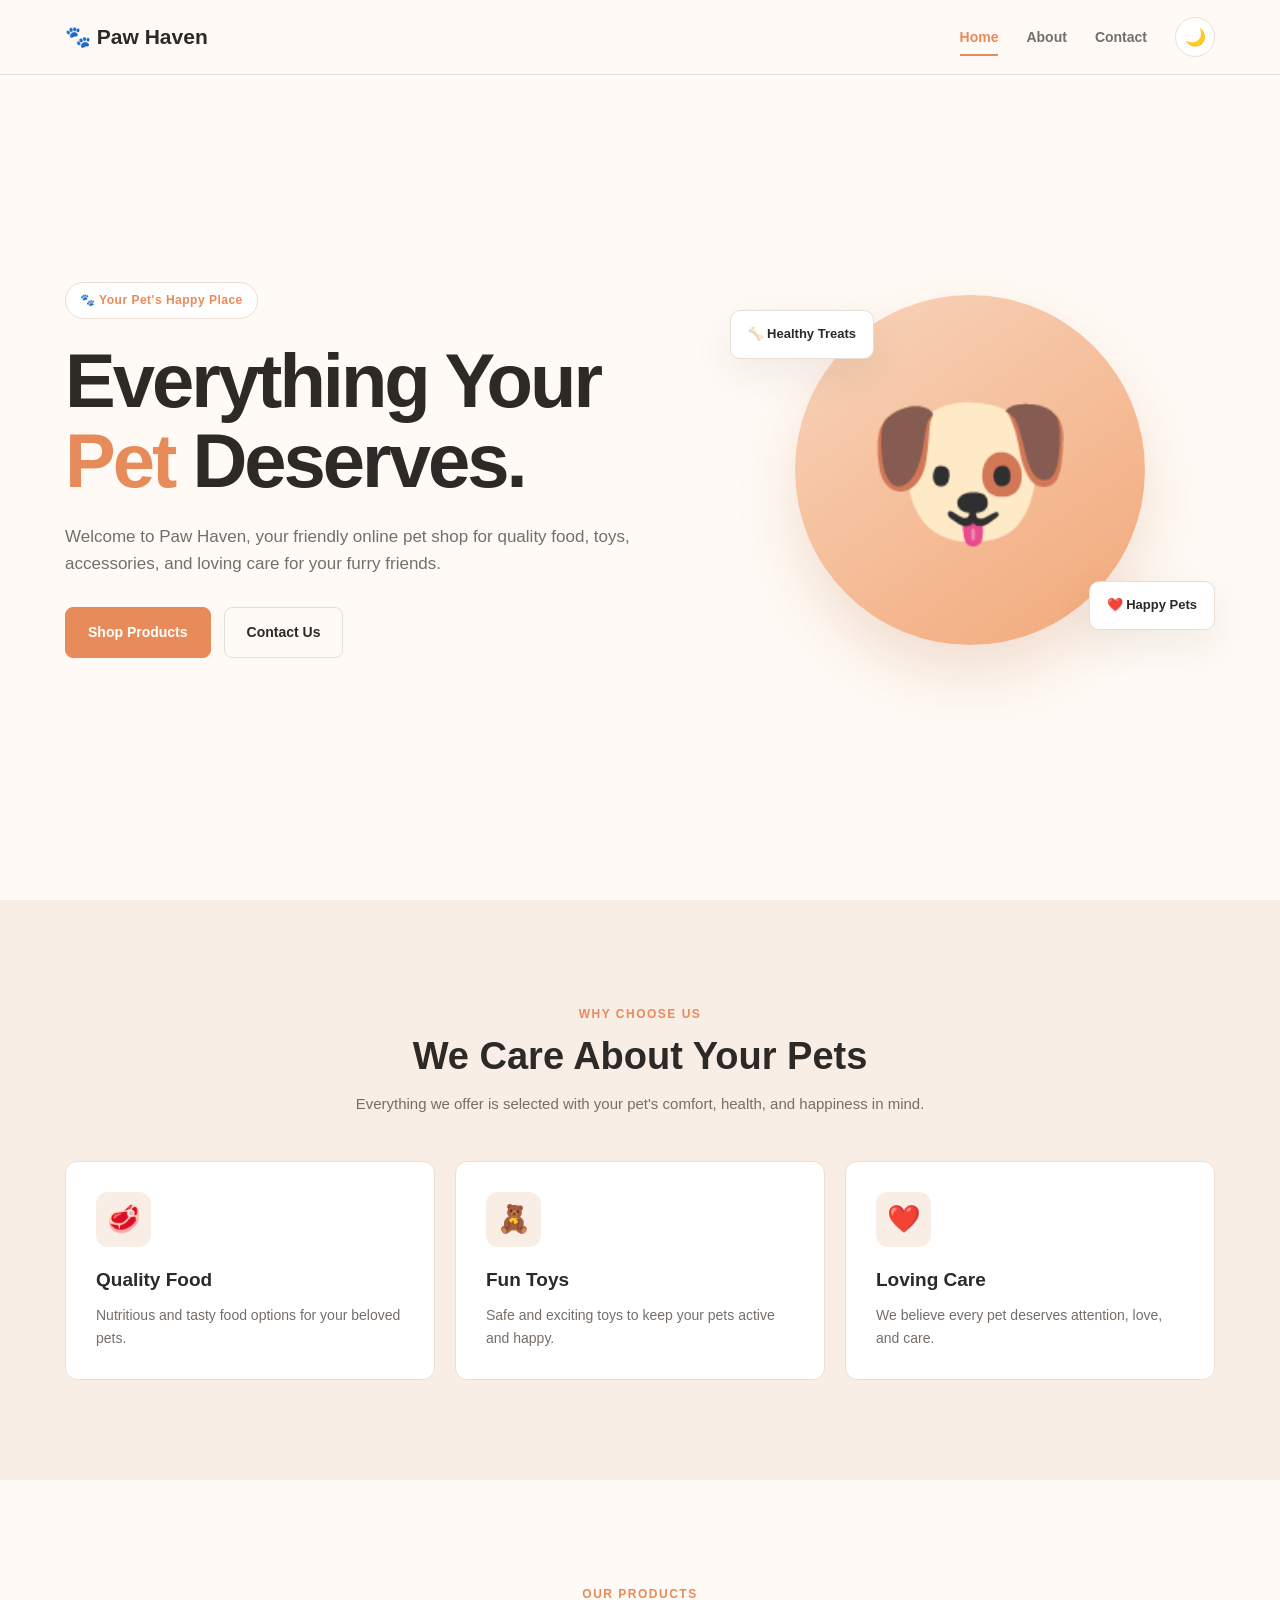
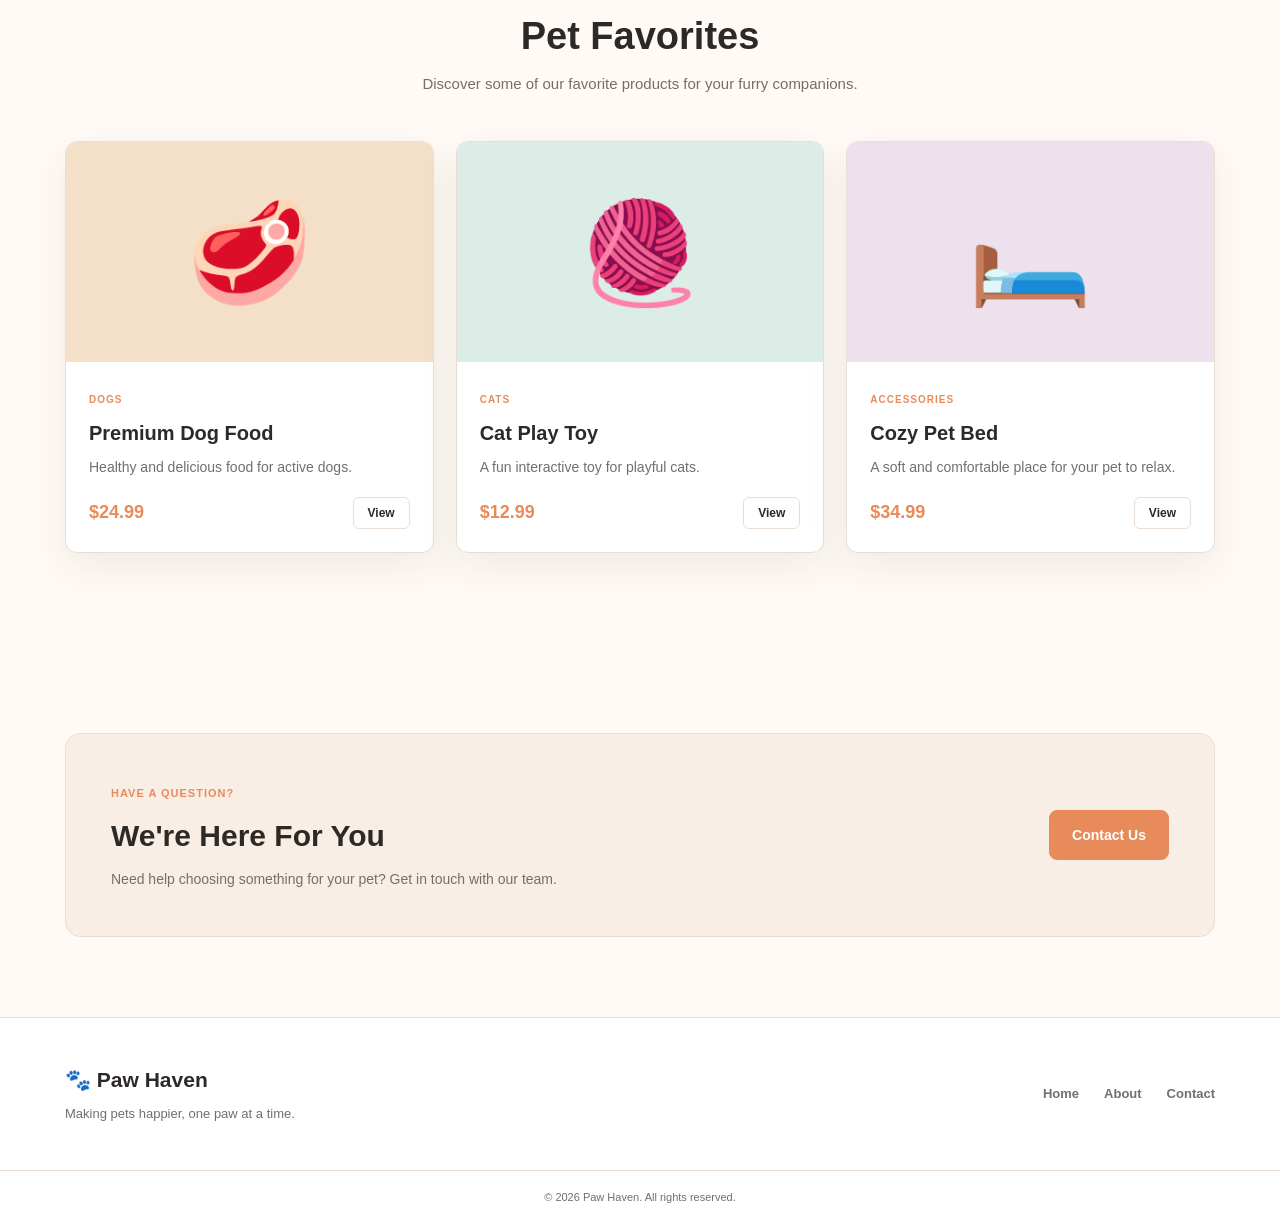
<file: index.html>
<!DOCTYPE html>
<html lang="en">
<head>
    <meta charset="UTF-8">

    <meta
        name="viewport"
        content="width=device-width, initial-scale=1.0"
    >

    <title>Paw Haven | Pet Shop</title>

    <link rel="stylesheet" href="style.css">
</head>

<body>

    <!-- =========================
         NAVBAR
    ========================== -->

    <header class="navbar">

        <div class="nav-container">

            <a href="index.html" class="logo">
                🐾 Paw Haven
            </a>

            <button
                class="menu-btn"
                id="menuBtn"
                aria-label="Open navigation menu"
            >
                ☰
            </button>

            <nav class="nav-links" id="navLinks">

                <a href="index.html" class="active">
                    Home
                </a>

                <a href="about.html">
                    About
                </a>

                <a href="contact.html">
                    Contact
                </a>

                <button
                    class="theme-btn"
                    id="themeBtn"
                    aria-label="Toggle dark mode"
                >
                    🌙
                </button>

            </nav>

        </div>

    </header>


    <!-- =========================
         HERO
    ========================== -->

    <main>

        <section class="hero">

            <div class="container hero-grid">

                <div class="hero-content">

                    <span class="hero-tag">
                        🐾 Your Pet's Happy Place
                    </span>

                    <h1>
                        Everything Your
                        <span>Pet</span> Deserves.
                    </h1>

                    <p>
                        Welcome to Paw Haven, your friendly online
                        pet shop for quality food, toys, accessories,
                        and loving care for your furry friends.
                    </p>

                    <div class="hero-buttons">

                        <a
                            href="#products"
                            class="btn btn-primary"
                        >
                            Shop Products
                        </a>

                        <a
                            href="contact.html"
                            class="btn btn-outline"
                        >
                            Contact Us
                        </a>

                    </div>

                </div>


                <div class="hero-pet">

                    <div class="pet-circle">
                        🐶
                    </div>

                    <div class="floating-card card-one">
                        🦴 Healthy Treats
                    </div>

                    <div class="floating-card card-two">
                        ❤️ Happy Pets
                    </div>

                </div>

            </div>

        </section>


        <!-- =========================
             FEATURES
        ========================== -->

        <section class="features">

            <div class="container">

                <div class="section-heading">

                    <span>
                        WHY CHOOSE US
                    </span>

                    <h2>
                        We Care About Your Pets
                    </h2>

                    <p>
                        Everything we offer is selected with your
                        pet's comfort, health, and happiness in mind.
                    </p>

                </div>


                <div class="feature-grid">

                    <div class="feature-card">

                        <div class="feature-icon">
                            🥩
                        </div>

                        <h3>
                            Quality Food
                        </h3>

                        <p>
                            Nutritious and tasty food options
                            for your beloved pets.
                        </p>

                    </div>


                    <div class="feature-card">

                        <div class="feature-icon">
                            🧸
                        </div>

                        <h3>
                            Fun Toys
                        </h3>

                        <p>
                            Safe and exciting toys to keep
                            your pets active and happy.
                        </p>

                    </div>


                    <div class="feature-card">

                        <div class="feature-icon">
                            ❤️
                        </div>

                        <h3>
                            Loving Care
                        </h3>

                        <p>
                            We believe every pet deserves
                            attention, love, and care.
                        </p>

                    </div>

                </div>

            </div>

        </section>


        <!-- =========================
             PRODUCTS
        ========================== -->

        <section class="products" id="products">

            <div class="container">

                <div class="section-heading">

                    <span>
                        OUR PRODUCTS
                    </span>

                    <h2>
                        Pet Favorites
                    </h2>

                    <p>
                        Discover some of our favorite products
                        for your furry companions.
                    </p>

                </div>


                <div class="product-grid">

                    <article class="product-card">

                        <div class="product-image dog-food">
                            🥩
                        </div>

                        <div class="product-info">

                            <span class="product-category">
                                DOGS
                            </span>

                            <h3>
                                Premium Dog Food
                            </h3>

                            <p>
                                Healthy and delicious food
                                for active dogs.
                            </p>

                            <div class="product-bottom">

                                <strong>
                                    $24.99
                                </strong>

                                <button class="small-btn">
                                    View
                                </button>

                            </div>

                        </div>

                    </article>


                    <article class="product-card">

                        <div class="product-image cat-toy">
                            🧶
                        </div>

                        <div class="product-info">

                            <span class="product-category">
                                CATS
                            </span>

                            <h3>
                                Cat Play Toy
                            </h3>

                            <p>
                                A fun interactive toy for
                                playful cats.
                            </p>

                            <div class="product-bottom">

                                <strong>
                                    $12.99
                                </strong>

                                <button class="small-btn">
                                    View
                                </button>

                            </div>

                        </div>

                    </article>


                    <article class="product-card">

                        <div class="product-image pet-bed">
                            🛏️
                        </div>

                        <div class="product-info">

                            <span class="product-category">
                                ACCESSORIES
                            </span>

                            <h3>
                                Cozy Pet Bed
                            </h3>

                            <p>
                                A soft and comfortable place
                                for your pet to relax.
                            </p>

                            <div class="product-bottom">

                                <strong>
                                    $34.99
                                </strong>

                                <button class="small-btn">
                                    View
                                </button>

                            </div>

                        </div>

                    </article>

                </div>

            </div>

        </section>


        <!-- =========================
             CTA
        ========================== -->

        <section class="home-cta">

            <div class="container cta-box">

                <div>

                    <span>
                        HAVE A QUESTION?
                    </span>

                    <h2>
                        We're Here For You
                    </h2>

                    <p>
                        Need help choosing something for your pet?
                        Get in touch with our team.
                    </p>

                </div>

                <a
                    href="contact.html"
                    class="btn btn-primary"
                >
                    Contact Us
                </a>

            </div>

        </section>

    </main>


    <!-- =========================
         FOOTER
    ========================== -->

    <footer>

        <div class="container footer-content">

            <div>

                <a href="index.html" class="logo">
                    🐾 Paw Haven
                </a>

                <p>
                    Making pets happier, one paw at a time.
                </p>

            </div>


            <div class="footer-links">

                <a href="index.html">
                    Home
                </a>

                <a href="about.html">
                    About
                </a>

                <a href="contact.html">
                    Contact
                </a>

            </div>

        </div>


        <div class="footer-bottom">

            <p>
                © 2026 Paw Haven. All rights reserved.
            </p>

        </div>

    </footer>


    <!-- Back to top -->

    <button
        id="backToTop"
        aria-label="Back to top"
    >
        ↑
    </button>


    <script src="script.js"></script>

</body>
</html>
</file>
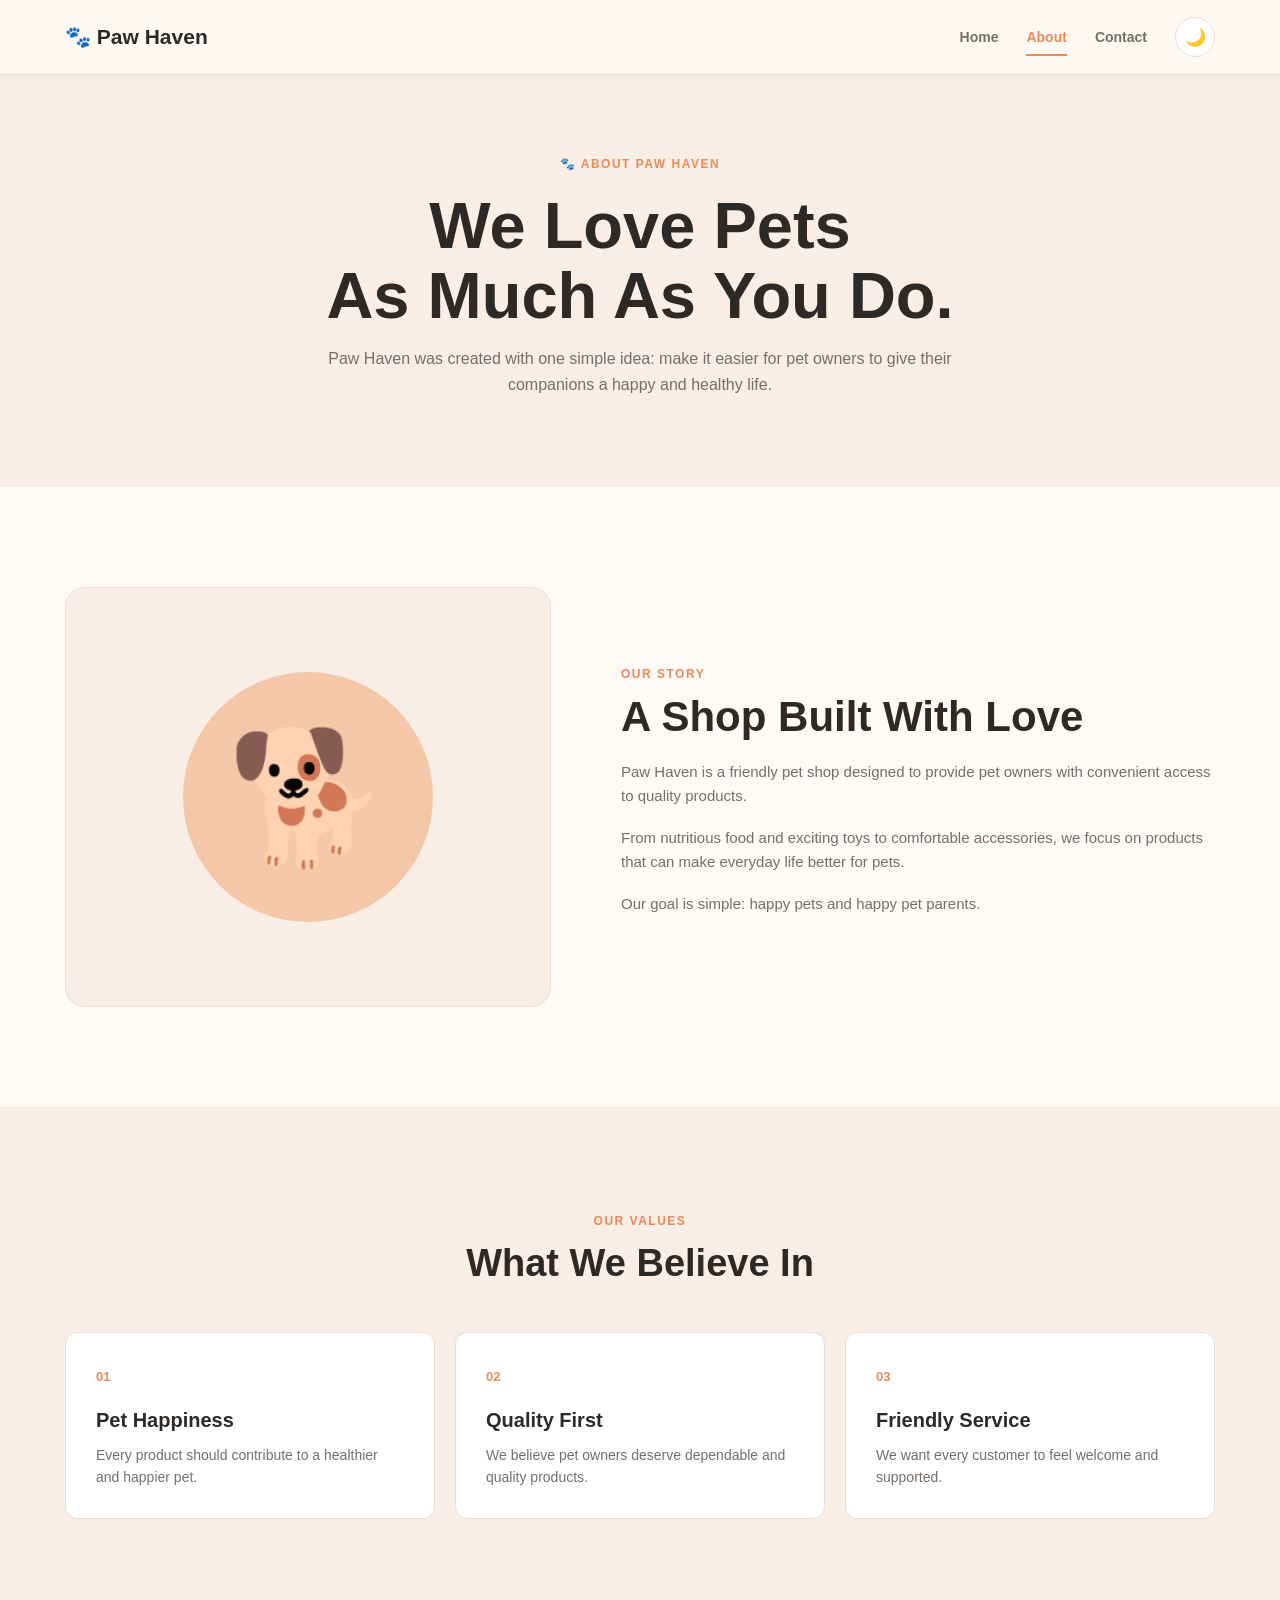
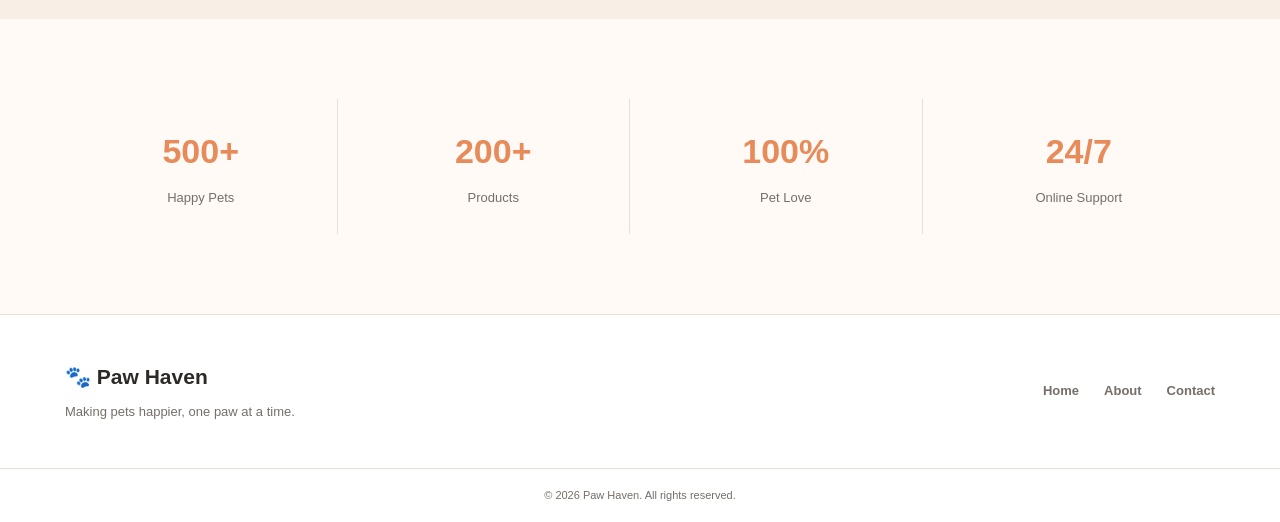
<file: about.html>
<!DOCTYPE html>
<html lang="en">
<head>

    <meta charset="UTF-8">

    <meta
        name="viewport"
        content="width=device-width, initial-scale=1.0"
    >

    <title>About Us | Paw Haven</title>

    <link rel="stylesheet" href="style.css">

</head>

<body>


    <!-- =========================
         NAVBAR
    ========================== -->

    <header class="navbar">

        <div class="nav-container">

            <a href="index.html" class="logo">
                🐾 Paw Haven
            </a>

            <button
                class="menu-btn"
                id="menuBtn"
                aria-label="Open navigation menu"
            >
                ☰
            </button>

            <nav class="nav-links" id="navLinks">

                <a href="index.html">
                    Home
                </a>

                <a href="about.html" class="active">
                    About
                </a>

                <a href="contact.html">
                    Contact
                </a>

                <button
                    class="theme-btn"
                    id="themeBtn"
                    aria-label="Toggle dark mode"
                >
                    🌙
                </button>

            </nav>

        </div>

    </header>


    <!-- =========================
         PAGE HERO
    ========================== -->

    <main>

        <section class="page-hero">

            <div class="container">

                <span>
                    🐾 ABOUT PAW HAVEN
                </span>

                <h1>
                    We Love Pets
                    <br>
                    As Much As You Do.
                </h1>

                <p>
                    Paw Haven was created with one simple idea:
                    make it easier for pet owners to give their
                    companions a happy and healthy life.
                </p>

            </div>

        </section>


        <!-- =========================
             STORY
        ========================== -->

        <section class="about-section">

            <div class="container about-grid">

                <div class="about-visual">

                    <div class="about-pet">
                        🐕
                    </div>

                </div>


                <div class="about-content">

                    <span class="section-label">
                        OUR STORY
                    </span>

                    <h2>
                        A Shop Built
                        With Love
                    </h2>

                    <p>
                        Paw Haven is a friendly pet shop designed
                        to provide pet owners with convenient access
                        to quality products.
                    </p>

                    <p>
                        From nutritious food and exciting toys to
                        comfortable accessories, we focus on products
                        that can make everyday life better for pets.
                    </p>

                    <p>
                        Our goal is simple: happy pets and happy
                        pet parents.
                    </p>

                </div>

            </div>

        </section>


        <!-- =========================
             VALUES
        ========================== -->

        <section class="values">

            <div class="container">

                <div class="section-heading">

                    <span>
                        OUR VALUES
                    </span>

                    <h2>
                        What We Believe In
                    </h2>

                </div>


                <div class="values-grid">

                    <div class="value-card">

                        <span>
                            01
                        </span>

                        <h3>
                            Pet Happiness
                        </h3>

                        <p>
                            Every product should contribute
                            to a healthier and happier pet.
                        </p>

                    </div>


                    <div class="value-card">

                        <span>
                            02
                        </span>

                        <h3>
                            Quality First
                        </h3>

                        <p>
                            We believe pet owners deserve
                            dependable and quality products.
                        </p>

                    </div>


                    <div class="value-card">

                        <span>
                            03
                        </span>

                        <h3>
                            Friendly Service
                        </h3>

                        <p>
                            We want every customer to feel
                            welcome and supported.
                        </p>

                    </div>

                </div>

            </div>

        </section>


        <!-- =========================
             STATS
        ========================== -->

        <section class="stats">

            <div class="container stats-grid-large">

                <div class="large-stat">

                    <strong>
                        500+
                    </strong>

                    <span>
                        Happy Pets
                    </span>

                </div>


                <div class="large-stat">

                    <strong>
                        200+
                    </strong>

                    <span>
                        Products
                    </span>

                </div>


                <div class="large-stat">

                    <strong>
                        100%
                    </strong>

                    <span>
                        Pet Love
                    </span>

                </div>


                <div class="large-stat">

                    <strong>
                        24/7
                    </strong>

                    <span>
                        Online Support
                    </span>

                </div>

            </div>

        </section>

    </main>


    <!-- =========================
         FOOTER
    ========================== -->

    <footer>

        <div class="container footer-content">

            <div>

                <a href="index.html" class="logo">
                    🐾 Paw Haven
                </a>

                <p>
                    Making pets happier, one paw at a time.
                </p>

            </div>


            <div class="footer-links">

                <a href="index.html">
                    Home
                </a>

                <a href="about.html">
                    About
                </a>

                <a href="contact.html">
                    Contact
                </a>

            </div>

        </div>


        <div class="footer-bottom">

            <p>
                © 2026 Paw Haven. All rights reserved.
            </p>

        </div>

    </footer>


    <button
        id="backToTop"
        aria-label="Back to top"
    >
        ↑
    </button>


    <script src="script.js"></script>

</body>
</html>
</file>
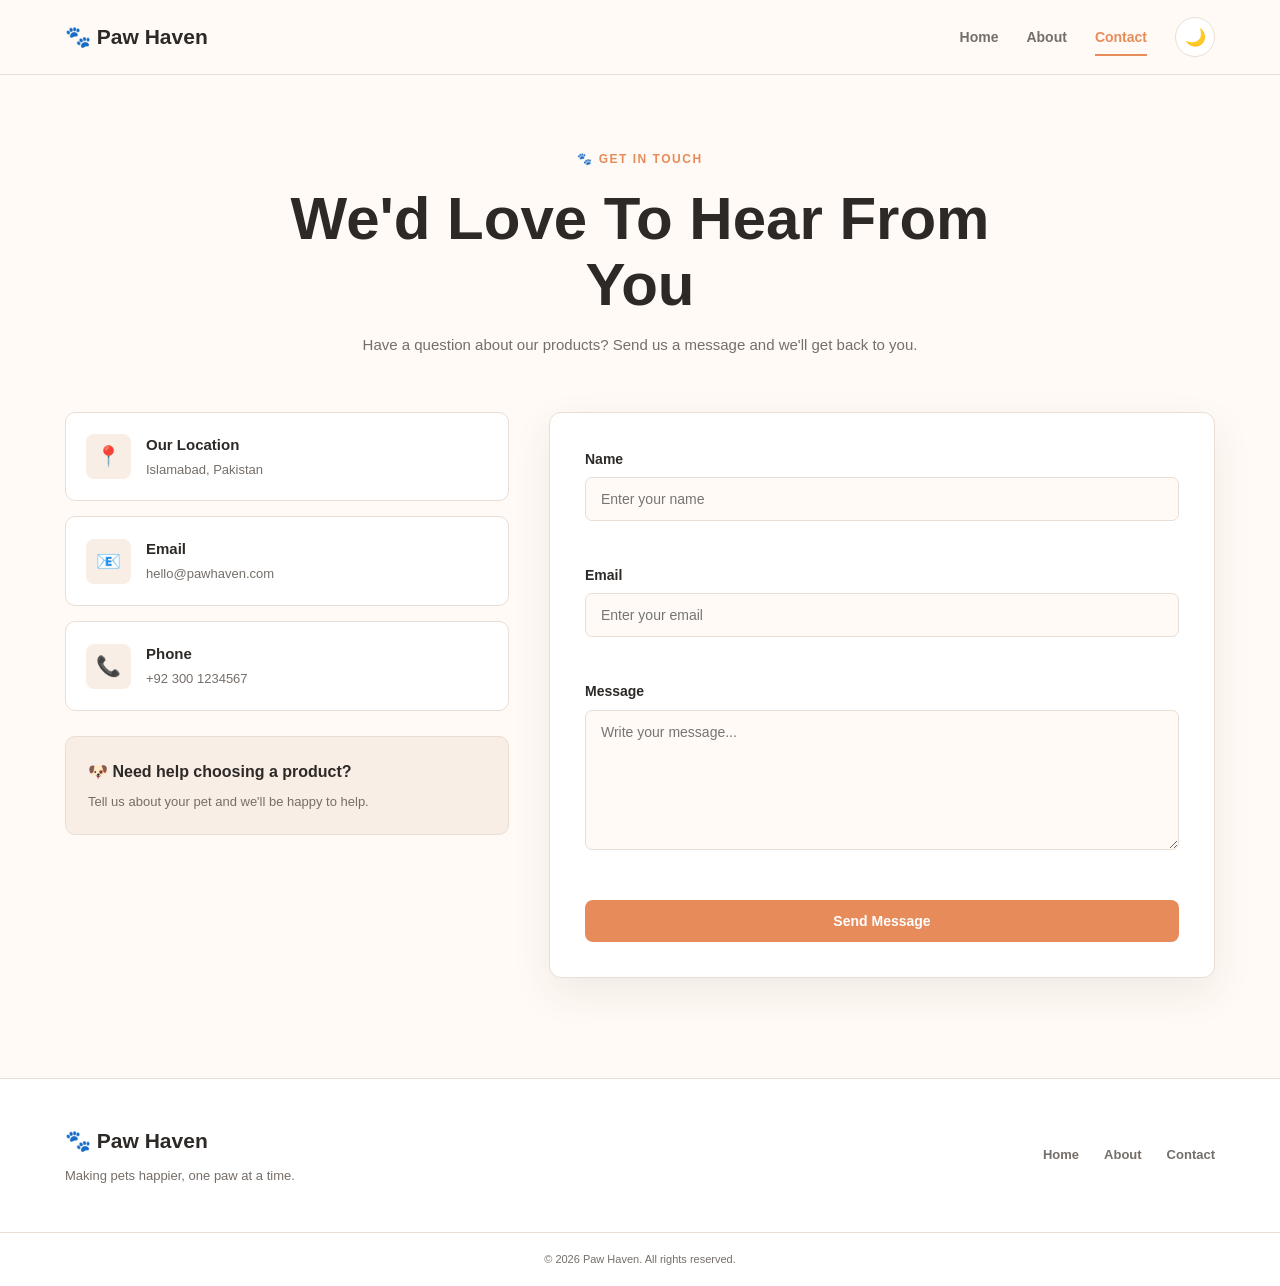
<file: contact.html>
<!DOCTYPE html>
<html lang="en">
<head>

    <meta charset="UTF-8">

    <meta
        name="viewport"
        content="width=device-width, initial-scale=1.0"
    >

    <title>Contact Us | Paw Haven</title>

    <link rel="stylesheet" href="style.css">

</head>

<body>


    <!-- =========================
         NAVBAR
    ========================== -->

    <header class="navbar">

        <div class="nav-container">

            <a href="index.html" class="logo">
                🐾 Paw Haven
            </a>

            <button
                class="menu-btn"
                id="menuBtn"
                aria-label="Open navigation menu"
            >
                ☰
            </button>

            <nav class="nav-links" id="navLinks">

                <a href="index.html">
                    Home
                </a>

                <a href="about.html">
                    About
                </a>

                <a href="contact.html" class="active">
                    Contact
                </a>

                <button
                    class="theme-btn"
                    id="themeBtn"
                    aria-label="Toggle dark mode"
                >
                    🌙
                </button>

            </nav>

        </div>

    </header>


    <!-- =========================
         CONTACT PAGE
    ========================== -->

    <main>

        <section class="contact-page">

            <div class="container">

                <div class="page-heading">

                    <span>
                        🐾 GET IN TOUCH
                    </span>

                    <h1>
                        We'd Love To
                        Hear From You
                    </h1>

                    <p>
                        Have a question about our products?
                        Send us a message and we'll get back to you.
                    </p>

                </div>


                <div class="contact-grid">


                    <!-- CONTACT INFORMATION -->

                    <div class="contact-info">

                        <div class="contact-info-card">

                            <div class="contact-icon">
                                📍
                            </div>

                            <div>

                                <h3>
                                    Our Location
                                </h3>

                                <p>
                                    Islamabad, Pakistan
                                </p>

                            </div>

                        </div>


                        <div class="contact-info-card">

                            <div class="contact-icon">
                                📧
                            </div>

                            <div>

                                <h3>
                                    Email
                                </h3>

                                <p>
                                    hello@pawhaven.com
                                </p>

                            </div>

                        </div>


                        <div class="contact-info-card">

                            <div class="contact-icon">
                                📞
                            </div>

                            <div>

                                <h3>
                                    Phone
                                </h3>

                                <p>
                                    +92 300 1234567
                                </p>

                            </div>

                        </div>


                        <div class="contact-note">

                            <strong>
                                🐶 Need help choosing a product?
                            </strong>

                            <p>
                                Tell us about your pet and we'll
                                be happy to help.
                            </p>

                        </div>

                    </div>


                    <!-- CONTACT FORM -->

                    <div class="form-container">

                        <form id="contactForm" novalidate>


                            <!-- NAME -->

                            <div class="form-group">

                                <label for="name">
                                    Name
                                </label>

                                <input
                                    type="text"
                                    id="name"
                                    name="name"
                                    placeholder="Enter your name"
                                >

                                <small
                                    class="error-message"
                                    id="nameError"
                                ></small>

                            </div>


                            <!-- EMAIL -->

                            <div class="form-group">

                                <label for="email">
                                    Email
                                </label>

                                <input
                                    type="email"
                                    id="email"
                                    name="email"
                                    placeholder="Enter your email"
                                >

                                <small
                                    class="error-message"
                                    id="emailError"
                                ></small>

                            </div>


                            <!-- MESSAGE -->

                            <div class="form-group">

                                <label for="message">
                                    Message
                                </label>

                                <textarea
                                    id="message"
                                    name="message"
                                    rows="6"
                                    placeholder="Write your message..."
                                ></textarea>

                                <small
                                    class="error-message"
                                    id="messageError"
                                ></small>

                            </div>


                            <!-- SUCCESS -->

                            <div
                                class="success-message"
                                id="successMessage"
                            >
                                ✓ Your message has been sent
                                successfully!
                            </div>


                            <button
                                type="submit"
                                class="btn btn-primary submit-btn"
                            >
                                Send Message
                            </button>

                        </form>

                    </div>

                </div>

            </div>

        </section>

    </main>


    <!-- =========================
         FOOTER
    ========================== -->

    <footer>

        <div class="container footer-content">

            <div>

                <a href="index.html" class="logo">
                    🐾 Paw Haven
                </a>

                <p>
                    Making pets happier, one paw at a time.
                </p>

            </div>


            <div class="footer-links">

                <a href="index.html">
                    Home
                </a>

                <a href="about.html">
                    About
                </a>

                <a href="contact.html">
                    Contact
                </a>

            </div>

        </div>


        <div class="footer-bottom">

            <p>
                © 2026 Paw Haven. All rights reserved.
            </p>

        </div>

    </footer>


    <button
        id="backToTop"
        aria-label="Back to top"
    >
        ↑
    </button>


    <script src="script.js"></script>

</body>
</html>
</file>
<file: style.css>
/* =========================================
   PAW HAVEN PET SHOP
   COMPLETE STYLESHEET
========================================= */


/* =========================================
   VARIABLES
========================================= */

:root {

    --primary: #e88b5b;
    --primary-dark: #d96f3d;

    --secondary: #75a99a;

    --background: #fffaf5;
    --surface: #ffffff;
    --surface-soft: #f8eee5;

    --text: #2d2926;
    --text-light: #756e69;

    --border: #eaded4;

    --success: #4f9d75;
    --error: #d9534f;

    --shadow:
        0 15px 40px rgba(70, 45, 30, 0.08);

    --max-width: 1150px;
}


/* =========================================
   DARK MODE VARIABLES
========================================= */

body.dark-mode {

    --background: #17191a;
    --surface: #222526;
    --surface-soft: #292d2d;

    --text: #f4eee8;
    --text-light: #b7b0aa;

    --border: #3a3e3e;

    --shadow:
        0 15px 40px rgba(0, 0, 0, 0.3);
}


/* =========================================
   RESET
========================================= */

* {
    margin: 0;
    padding: 0;
    box-sizing: border-box;
}


html {
    scroll-behavior: smooth;
}


body {

    background: var(--background);
    color: var(--text);

    font-family:
        Arial,
        Helvetica,
        sans-serif;

    line-height: 1.6;

    transition:
        background 0.3s ease,
        color 0.3s ease;

    overflow-x: hidden;
}


a {
    text-decoration: none;
    color: inherit;
}


button,
input,
textarea {
    font-family: inherit;
}


button {
    cursor: pointer;
}


img {
    max-width: 100%;
}


.container {

    width: 90%;
    max-width: var(--max-width);

    margin: 0 auto;
}


/* =========================================
   NAVBAR
========================================= */

.navbar {

    position: fixed;

    top: 0;
    left: 0;

    width: 100%;

    height: 75px;

    background: rgba(255, 250, 245, 0.94);

    border-bottom: 1px solid var(--border);

    backdrop-filter: blur(12px);
    -webkit-backdrop-filter: blur(12px);

    z-index: 1000;

    transition:
        background 0.3s ease,
        border-color 0.3s ease;
}


.dark-mode .navbar {

    background: rgba(23, 25, 26, 0.94);
}


.nav-container {

    width: 90%;
    max-width: var(--max-width);

    height: 100%;

    margin: 0 auto;

    display: flex;

    align-items: center;

    justify-content: space-between;
}


/* =========================================
   LOGO
========================================= */

.logo {

    display: inline-flex;

    align-items: center;

    gap: 8px;

    color: var(--text);

    font-size: 21px;

    font-weight: 800;
}


.logo:first-letter {
    color: var(--primary);
}


/* =========================================
   NAV LINKS
========================================= */

.nav-links {

    display: flex;

    align-items: center;

    gap: 28px;
}


.nav-links a {

    position: relative;

    color: var(--text-light);

    font-size: 14px;

    font-weight: 600;

    transition: color 0.3s ease;
}


.nav-links a:hover,
.nav-links a.active {

    color: var(--primary);
}


.nav-links a.active::after {

    content: "";

    position: absolute;

    left: 0;
    bottom: -8px;

    width: 100%;
    height: 2px;

    background: var(--primary);
}


/* =========================================
   THEME BUTTON
========================================= */

.theme-btn {

    width: 40px;
    height: 40px;

    border: 1px solid var(--border);

    border-radius: 50%;

    background: var(--surface);

    font-size: 17px;

    transition:
        transform 0.3s ease,
        background 0.3s ease;
}


.theme-btn:hover {

    transform: rotate(20deg);

    background: var(--surface-soft);
}


/* =========================================
   MOBILE MENU BUTTON
========================================= */

.menu-btn {

    display: none;

    width: 42px;
    height: 42px;

    border: 1px solid var(--border);

    border-radius: 8px;

    background: var(--surface);

    color: var(--text);

    font-size: 22px;
}


/* =========================================
   HERO
========================================= */

.hero {

    min-height: 100vh;

    padding-top: 130px;
    padding-bottom: 90px;

    display: flex;

    align-items: center;
}


.hero-grid {

    display: grid;

    grid-template-columns:
        1.1fr
        0.9fr;

    gap: 60px;

    align-items: center;
}


.hero-content {

    max-width: 650px;
}


.hero-tag {

    display: inline-block;

    padding: 8px 14px;

    margin-bottom: 22px;

    border: 1px solid var(--border);

    border-radius: 30px;

    background: var(--surface);

    color: var(--primary);

    font-size: 12px;

    font-weight: 700;

    letter-spacing: 0.5px;
}


.hero h1 {

    margin-bottom: 22px;

    font-size: clamp(45px, 7vw, 76px);

    line-height: 1.05;

    letter-spacing: -3px;

    font-weight: 800;
}


.hero h1 span {

    color: var(--primary);
}


.hero-content > p {

    max-width: 600px;

    margin-bottom: 30px;

    color: var(--text-light);

    font-size: 17px;
}


/* =========================================
   BUTTONS
========================================= */

.hero-buttons {

    display: flex;

    gap: 13px;

    flex-wrap: wrap;
}


.btn {

    display: inline-flex;

    align-items: center;

    justify-content: center;

    padding: 13px 22px;

    border-radius: 8px;

    font-size: 14px;

    font-weight: 700;

    transition:
        transform 0.3s ease,
        background 0.3s ease,
        border-color 0.3s ease;
}


.btn:hover {

    transform: translateY(-3px);
}


.btn-primary {

    background: var(--primary);

    border: 1px solid var(--primary);

    color: white;
}


.btn-primary:hover {

    background: var(--primary-dark);

    border-color: var(--primary-dark);
}


.btn-outline {

    background: transparent;

    border: 1px solid var(--border);

    color: var(--text);
}


.btn-outline:hover {

    border-color: var(--primary);

    color: var(--primary);
}


/* =========================================
   HERO PET
========================================= */

.hero-pet {

    position: relative;

    min-height: 500px;

    display: flex;

    align-items: center;

    justify-content: center;
}


.pet-circle {

    width: 350px;
    height: 350px;

    display: flex;

    align-items: center;

    justify-content: center;

    border-radius: 50%;

    background:
        linear-gradient(
            145deg,
            #f8d5bd,
            #f2a878
        );

    font-size: 170px;

    box-shadow:
        0 30px 60px rgba(190, 115, 70, 0.2);

    animation: floatPet 4s ease-in-out infinite;
}


@keyframes floatPet {

    0%,
    100% {
        transform: translateY(0);
    }

    50% {
        transform: translateY(-12px);
    }
}


/* =========================================
   FLOATING CARDS
========================================= */

.floating-card {

    position: absolute;

    padding: 13px 17px;

    background: var(--surface);

    border: 1px solid var(--border);

    border-radius: 10px;

    box-shadow: var(--shadow);

    font-size: 13px;

    font-weight: 700;
}


.card-one {

    top: 90px;
    left: 5px;
}


.card-two {

    right: 0;
    bottom: 90px;
}


/* =========================================
   SECTION HEADING
========================================= */

.section-heading {

    max-width: 650px;

    margin: 0 auto 45px;

    text-align: center;
}


.section-heading > span,
.section-label {

    display: inline-block;

    margin-bottom: 10px;

    color: var(--primary);

    font-size: 12px;

    font-weight: 800;

    letter-spacing: 1.5px;
}


.section-heading h2 {

    margin-bottom: 12px;

    font-size: 38px;

    line-height: 1.2;
}


.section-heading p {

    color: var(--text-light);

    font-size: 15px;
}


/* =========================================
   FEATURES
========================================= */

.features {

    padding: 100px 0;

    background: var(--surface-soft);
}


.feature-grid {

    display: grid;

    grid-template-columns:
        repeat(3, 1fr);

    gap: 20px;
}


.feature-card {

    padding: 30px;

    background: var(--surface);

    border: 1px solid var(--border);

    border-radius: 12px;

    transition:
        transform 0.3s ease,
        border-color 0.3s ease;
}


.feature-card:hover {

    transform: translateY(-7px);

    border-color: var(--primary);
}


.feature-icon {

    width: 55px;
    height: 55px;

    display: flex;

    align-items: center;

    justify-content: center;

    margin-bottom: 18px;

    background: var(--surface-soft);

    border-radius: 12px;

    font-size: 27px;
}


.feature-card h3 {

    margin-bottom: 9px;

    font-size: 19px;
}


.feature-card p {

    color: var(--text-light);

    font-size: 14px;
}


/* =========================================
   PRODUCTS
========================================= */

.products {

    padding: 100px 0;
}


.product-grid {

    display: grid;

    grid-template-columns:
        repeat(3, 1fr);

    gap: 22px;
}


.product-card {

    overflow: hidden;

    background: var(--surface);

    border: 1px solid var(--border);

    border-radius: 12px;

    box-shadow: var(--shadow);

    transition:
        transform 0.3s ease,
        box-shadow 0.3s ease;
}


.product-card:hover {

    transform: translateY(-7px);

    box-shadow:
        0 20px 50px rgba(70, 45, 30, 0.13);
}


.product-image {

    height: 220px;

    display: flex;

    align-items: center;

    justify-content: center;

    font-size: 100px;
}


.dog-food {
    background: #f4dfc9;
}


.cat-toy {
    background: #dcece6;
}


.pet-bed {
    background: #eee1ee;
}


.product-info {

    padding: 23px;
}


.product-category {

    color: var(--primary);

    font-size: 10px;

    font-weight: 800;

    letter-spacing: 1px;
}


.product-info h3 {

    margin: 7px 0;

    font-size: 20px;
}


.product-info p {

    margin-bottom: 18px;

    color: var(--text-light);

    font-size: 14px;
}


.product-bottom {

    display: flex;

    align-items: center;

    justify-content: space-between;
}


.product-bottom strong {

    color: var(--primary);

    font-size: 18px;
}


.small-btn {

    padding: 8px 14px;

    background: transparent;

    border: 1px solid var(--border);

    border-radius: 6px;

    color: var(--text);

    font-size: 12px;

    font-weight: 700;
}


.small-btn:hover {

    border-color: var(--primary);

    color: var(--primary);
}


/* =========================================
   HOME CTA
========================================= */

.home-cta {

    padding: 80px 0;
}


.cta-box {

    display: flex;

    align-items: center;

    justify-content: space-between;

    gap: 30px;

    padding: 45px;

    background: var(--surface-soft);

    border: 1px solid var(--border);

    border-radius: 15px;
}


.cta-box > div > span {

    color: var(--primary);

    font-size: 11px;

    font-weight: 800;

    letter-spacing: 1px;
}


.cta-box h2 {

    margin: 8px 0;

    font-size: 30px;
}


.cta-box p {

    color: var(--text-light);

    font-size: 14px;
}


/* =========================================
   PAGE HERO
========================================= */

.page-hero {

    padding-top: 150px;
    padding-bottom: 90px;

    background: var(--surface-soft);

    text-align: center;
}


.page-hero span,
.page-heading span {

    color: var(--primary);

    font-size: 12px;

    font-weight: 800;

    letter-spacing: 1.5px;
}


.page-hero h1 {

    max-width: 800px;

    margin: 15px auto;

    font-size: clamp(42px, 6vw, 65px);

    line-height: 1.08;
}


.page-hero p {

    max-width: 650px;

    margin: 0 auto;

    color: var(--text-light);

    font-size: 16px;
}


/* =========================================
   ABOUT SECTION
========================================= */

.about-section {

    padding: 100px 0;
}


.about-grid {

    display: grid;

    grid-template-columns:
        0.9fr
        1.1fr;

    gap: 70px;

    align-items: center;
}


.about-visual {

    min-height: 420px;

    display: flex;

    align-items: center;

    justify-content: center;

    background: var(--surface-soft);

    border-radius: 20px;

    border: 1px solid var(--border);
}


.about-pet {

    width: 250px;
    height: 250px;

    display: flex;

    align-items: center;

    justify-content: center;

    border-radius: 50%;

    background: #f4c7a8;

    font-size: 130px;
}


.about-content h2 {

    margin-bottom: 20px;

    font-size: 42px;

    line-height: 1.1;
}


.about-content p {

    margin-bottom: 18px;

    color: var(--text-light);

    font-size: 15px;
}


/* =========================================
   VALUES
========================================= */

.values {

    padding: 100px 0;

    background: var(--surface-soft);
}


.values-grid {

    display: grid;

    grid-template-columns:
        repeat(3, 1fr);

    gap: 20px;
}


.value-card {

    padding: 30px;

    background: var(--surface);

    border: 1px solid var(--border);

    border-radius: 12px;
}


.value-card > span {

    color: var(--primary);

    font-size: 13px;

    font-weight: 800;
}


.value-card h3 {

    margin: 15px 0 8px;

    font-size: 20px;
}


.value-card p {

    color: var(--text-light);

    font-size: 14px;
}


/* =========================================
   LARGE STATS
========================================= */

.stats {

    padding: 80px 0;
}


.stats-grid-large {

    display: grid;

    grid-template-columns:
        repeat(4, 1fr);

    gap: 20px;
}


.large-stat {

    text-align: center;

    padding: 25px;

    border-right: 1px solid var(--border);
}


.large-stat:last-child {

    border-right: none;
}


.large-stat strong {

    display: block;

    margin-bottom: 5px;

    color: var(--primary);

    font-size: 34px;
}


.large-stat span {

    color: var(--text-light);

    font-size: 13px;
}


/* =========================================
   CONTACT PAGE
========================================= */

.contact-page {

    padding-top: 145px;
    padding-bottom: 100px;
}


.page-heading {

    max-width: 700px;

    margin: 0 auto 55px;

    text-align: center;
}


.page-heading h1 {

    margin: 15px 0;

    font-size: clamp(40px, 6vw, 60px);

    line-height: 1.1;
}


.page-heading p {

    color: var(--text-light);

    font-size: 15px;
}


/* =========================================
   CONTACT GRID
========================================= */

.contact-grid {

    display: grid;

    grid-template-columns:
        0.8fr
        1.2fr;

    gap: 40px;

    align-items: start;
}


/* =========================================
   CONTACT INFO
========================================= */

.contact-info {

    display: flex;

    flex-direction: column;

    gap: 15px;
}


.contact-info-card {

    display: flex;

    align-items: center;

    gap: 15px;

    padding: 20px;

    background: var(--surface);

    border: 1px solid var(--border);

    border-radius: 10px;
}


.contact-icon {

    width: 45px;
    height: 45px;

    display: flex;

    align-items: center;

    justify-content: center;

    flex-shrink: 0;

    background: var(--surface-soft);

    border-radius: 8px;

    font-size: 20px;
}


.contact-info-card h3 {

    margin-bottom: 3px;

    font-size: 15px;
}


.contact-info-card p {

    color: var(--text-light);

    font-size: 13px;
}


.contact-note {

    margin-top: 10px;

    padding: 22px;

    background: var(--surface-soft);

    border-radius: 10px;

    border: 1px solid var(--border);
}


.contact-note strong {

    display: block;

    margin-bottom: 7px;
}


.contact-note p {

    color: var(--text-light);

    font-size: 13px;
}


/* =========================================
   FORM
========================================= */

.form-container {

    padding: 35px;

    background: var(--surface);

    border: 1px solid var(--border);

    border-radius: 12px;

    box-shadow: var(--shadow);
}


.form-group {

    margin-bottom: 20px;
}


.form-group label {

    display: block;

    margin-bottom: 7px;

    color: var(--text);

    font-size: 14px;

    font-weight: 700;
}


.form-group input,
.form-group textarea {

    width: 100%;

    padding: 13px 15px;

    background: var(--background);

    border: 1px solid var(--border);

    border-radius: 7px;

    outline: none;

    color: var(--text);

    font-size: 14px;

    transition:
        border-color 0.3s ease,
        box-shadow 0.3s ease;
}


.form-group textarea {

    resize: vertical;

    min-height: 140px;
}


.form-group input:focus,
.form-group textarea:focus {

    border-color: var(--primary);

    box-shadow:
        0 0 0 3px rgba(232, 139, 91, 0.12);
}


/* =========================================
   ERROR STATES
========================================= */

.form-group.error input,
.form-group.error textarea {

    border-color: var(--error);
}


.error-message {

    display: block;

    min-height: 18px;

    margin-top: 5px;

    color: var(--error);

    font-size: 12px;
}


/* =========================================
   SUCCESS MESSAGE
========================================= */

.success-message {

    display: none;

    margin-bottom: 20px;

    padding: 13px 15px;

    background: rgba(79, 157, 117, 0.12);

    border: 1px solid var(--success);

    border-radius: 7px;

    color: var(--success);

    font-size: 13px;

    font-weight: 600;
}


.success-message.show {

    display: block;
}


/* =========================================
   SUBMIT BUTTON
========================================= */

.submit-btn {

    width: 100%;

    border: none;

    font-size: 14px;
}


/* =========================================
   FOOTER
========================================= */

footer {

    border-top: 1px solid var(--border);

    background: var(--surface);

    transition:
        background 0.3s ease;
}


.footer-content {

    display: flex;

    align-items: center;

    justify-content: space-between;

    gap: 30px;

    padding: 45px 0;
}


.footer-content p {

    margin-top: 8px;

    color: var(--text-light);

    font-size: 13px;
}


.footer-links {

    display: flex;

    gap: 25px;
}


.footer-links a {

    color: var(--text-light);

    font-size: 13px;

    font-weight: 600;
}


.footer-links a:hover {

    color: var(--primary);
}


.footer-bottom {

    padding: 18px;

    border-top: 1px solid var(--border);

    text-align: center;
}


.footer-bottom p {

    color: var(--text-light);

    font-size: 11px;
}


/* =========================================
   BACK TO TOP
========================================= */

#backToTop {

    position: fixed;

    right: 25px;
    bottom: 25px;

    width: 45px;
    height: 45px;

    display: none;

    align-items: center;
    justify-content: center;

    border: none;

    border-radius: 50%;

    background: var(--primary);

    color: white;

    font-size: 20px;

    z-index: 500;

    box-shadow: var(--shadow);
}


#backToTop.show {

    display: flex;
}


#backToTop:hover {

    background: var(--primary-dark);
}


/* =========================================
   TABLET
========================================= */

@media (max-width: 900px) {

    .hero-grid {

        grid-template-columns: 1fr;

        text-align: center;
    }


    .hero-content {

        max-width: 700px;

        margin: 0 auto;
    }


    .hero-buttons {

        justify-content: center;
    }


    .hero-pet {

        min-height: 400px;
    }


    .feature-grid,
    .product-grid,
    .values-grid {

        grid-template-columns:
            repeat(2, 1fr);
    }


    .about-grid {

        grid-template-columns: 1fr;
    }


    .contact-grid {

        grid-template-columns: 1fr;
    }


    .stats-grid-large {

        grid-template-columns:
            repeat(2, 1fr);
    }


    .large-stat {

        border-right: none;
    }

}


/* =========================================
   MOBILE
========================================= */

@media (max-width: 700px) {

    .navbar {

        height: 68px;
    }


    .menu-btn {

        display: block;
    }


    .nav-links {

        position: absolute;

        top: 68px;
        left: 0;

        width: 100%;

        display: flex;

        flex-direction: column;

        align-items: stretch;

        gap: 0;

        padding: 0 7%;

        background: var(--surface);

        border-bottom: 1px solid var(--border);

        overflow: hidden;

        max-height: 0;

        opacity: 0;

        transform: translateY(-10px);

        pointer-events: none;

        transition:
            max-height 0.4s ease,
            opacity 0.3s ease,
            transform 0.3s ease;
    }


    .nav-links.open {

        max-height: 350px;

        opacity: 1;

        transform: translateY(0);

        pointer-events: auto;

        padding-top: 10px;

        padding-bottom: 15px;
    }


    .nav-links a {

        padding: 13px 0;

        border-bottom: 1px solid var(--border);
    }


    .nav-links a.active::after {

        display: none;
    }


    .theme-btn {

        margin-top: 12px;
    }


    .hero {

        padding-top: 110px;
    }


    .hero h1 {

        font-size: 45px;

        letter-spacing: -2px;
    }


    .hero-content > p {

        font-size: 14px;
    }


    .pet-circle {

        width: 270px;
        height: 270px;

        font-size: 125px;
    }


    .hero-pet {

        min-height: 350px;
    }


    .floating-card {

        font-size: 11px;
    }


    .card-one {

        top: 50px;
        left: 0;
    }


    .card-two {

        right: 0;
        bottom: 45px;
    }


    .section-heading h2 {

        font-size: 30px;
    }


    .feature-grid,
    .product-grid,
    .values-grid {

        grid-template-columns: 1fr;
    }


    .products,
    .features,
    .about-section,
    .values {

        padding: 75px 0;
    }


    .cta-box {

        flex-direction: column;

        align-items: flex-start;

        padding: 30px;
    }


    .about-content h2 {

        font-size: 34px;
    }


    .page-hero h1 {

        font-size: 42px;
    }


    .stats-grid-large {

        grid-template-columns: 1fr 1fr;
    }


    .contact-page {

        padding-top: 115px;
    }


    .form-container {

        padding: 25px;
    }


    .footer-content {

        flex-direction: column;

        align-items: flex-start;
    }


    .footer-links {

        flex-wrap: wrap;
    }

}


/* =========================================
   SMALL MOBILE
========================================= */

@media (max-width: 450px) {

    .container,
    .nav-container {

        width: 88%;
    }


    .hero h1 {

        font-size: 37px;
    }


    .hero-buttons {

        flex-direction: column;
    }


    .hero-buttons .btn {

        width: 100%;
    }


    .pet-circle {

        width: 230px;
        height: 230px;

        font-size: 105px;
    }


    .hero-pet {

        min-height: 300px;
    }


    .stats-grid-large {

        grid-template-columns: 1fr;
    }


    .large-stat {

        border-bottom: 1px solid var(--border);
    }


    .large-stat:last-child {

        border-bottom: none;
    }


    .footer-links {

        flex-direction: column;

        gap: 12px;
    }

}
</file>
